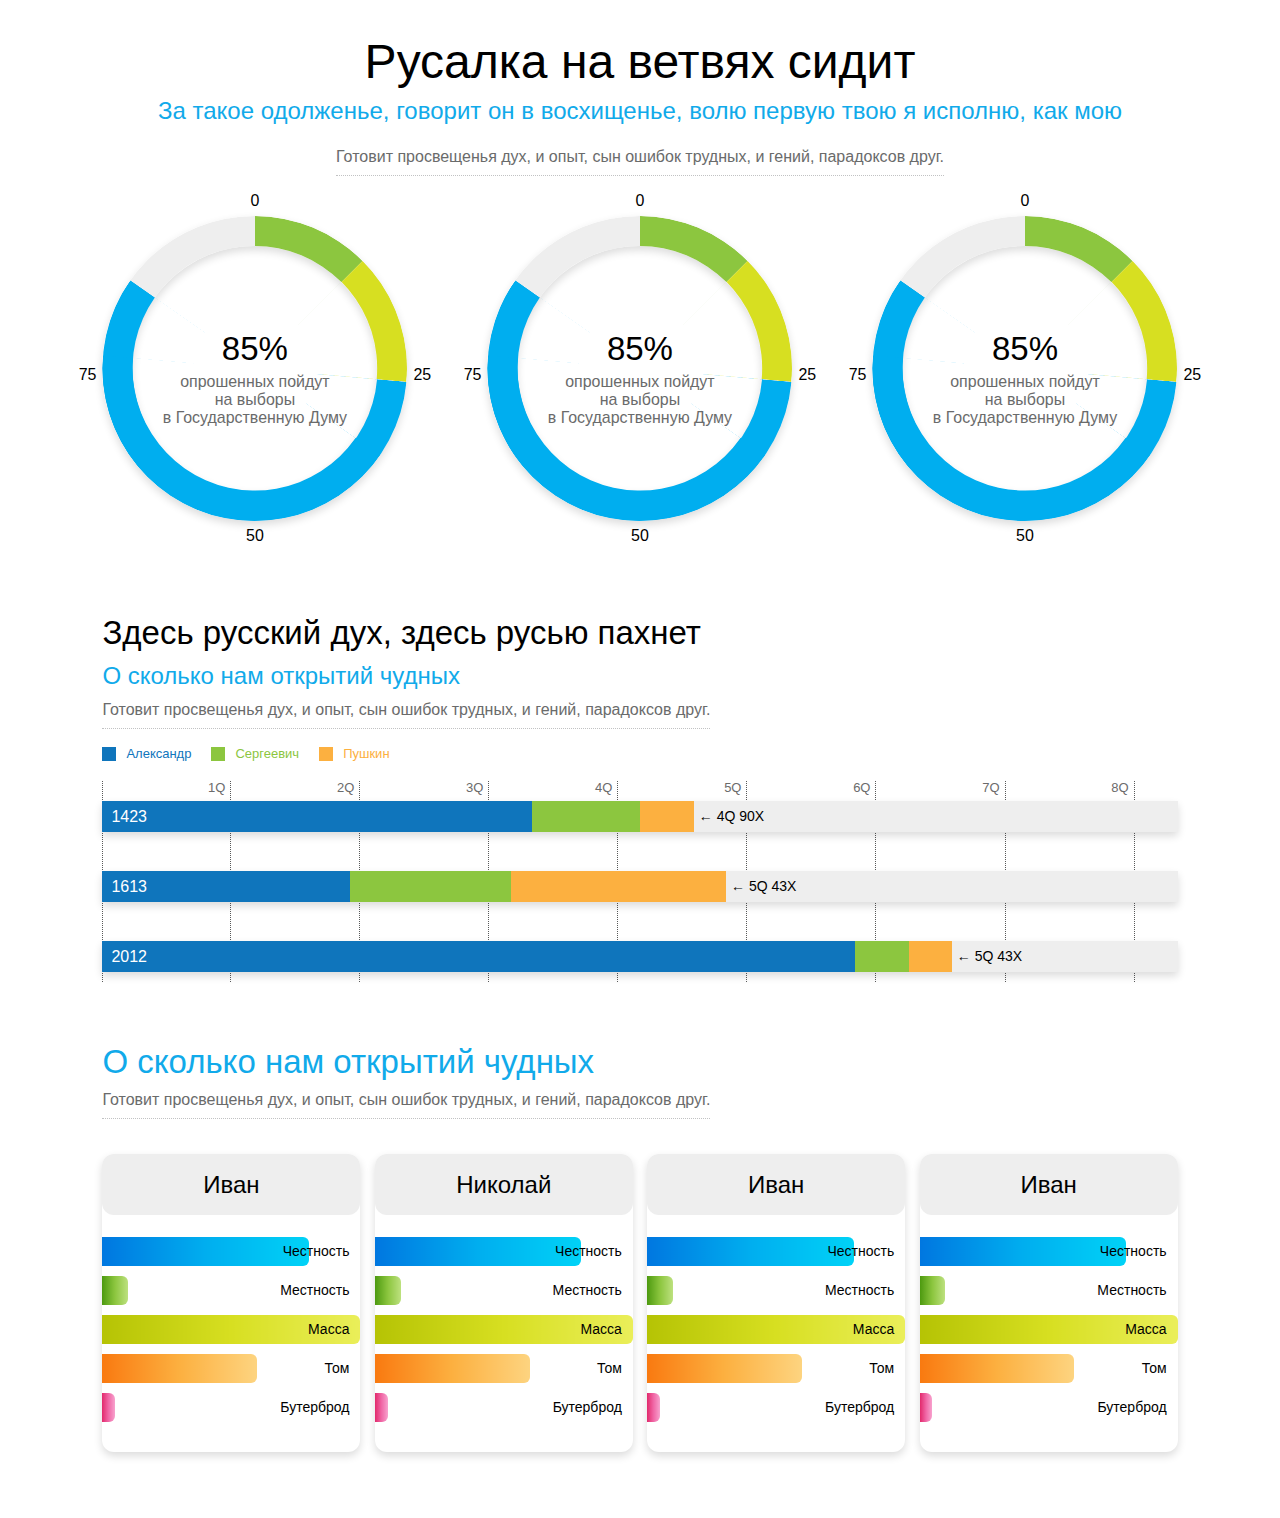
<file: index.html>
<!doctype html>
<html>
<head>

    <meta charset="utf-8">
    <title>Инфографика</title>

    <meta name="viewport" content="width=device-width, initial-scale=1.0, maximum-scale=1, user-scalable=0">

    <link rel="stylesheet" href="css/main.css">

</head>
<body class="b-body">

    <header class="b-header">
        <h1>Русалка на ветвях сидит</h1>
        <h2 class="g-heading-link"><a href="#">За такое одолженье, говорит он в восхищенье, волю первую твою я исполню, как мою</a></h2>
    </header>

    <section class="b-pies">

        <h1 class="g-heading-dotted"><i>Готовит просвещенья дух, и опыт, сын ошибок трудных, и гений, парадоксов друг.</i></h1>

        <div class="b-pies__pie">

            <div class="b-pie">
                <div class="b-pie__marks">
                    <div class="b-pie__mark m-type_0">0</div>
                    <div class="b-pie__mark m-type_25">25</div>
                    <div class="b-pie__mark m-type_50">50</div>
                    <div class="b-pie__mark m-type_75">75</div>
                </div>
                <div class="b-pie__slices">
                    <div class="b-pie__slice" style="-webkit-transform: rotate(0deg); transform: rotate(0deg);">
                        <div class="b-pie__slice-item" style="-webkit-transform: rotate(45deg); transform: rotate(45deg);"></div>
                    </div>
                    <div class="b-pie__slice" style="-webkit-transform: rotate(45deg); transform: rotate(45deg);">
                        <div class="b-pie__slice-item" style="-webkit-transform: rotate(50deg); transform: rotate(50deg);"></div>
                    </div>
                    <div class="b-pie__slice m-type_big" style="-webkit-transform: rotate(95deg); transform: rotate(95deg);">
                        <div class="b-pie__slice-item" style="-webkit-transform: rotate(210deg); transform: rotate(210deg);"></div>
                    </div>
                </div>
                <div class="b-pie__caption">
                    <div class="b-pie__caption-value">85%</div>
                    <div class="b-pie__caption-text">опрошенных пойдут на&nbsp;выборы в&nbsp;Государственную Думу</div>
                </div>
            </div>

        </div>

        <div class="b-pies__pie">

            <div class="b-pie">
                <div class="b-pie__marks">
                    <div class="b-pie__mark m-type_0">0</div>
                    <div class="b-pie__mark m-type_25">25</div>
                    <div class="b-pie__mark m-type_50">50</div>
                    <div class="b-pie__mark m-type_75">75</div>
                </div>
                <div class="b-pie__slices">
                    <div class="b-pie__slice" style="-webkit-transform: rotate(0deg); transform: rotate(0deg);">
                        <div class="b-pie__slice-item" style="-webkit-transform: rotate(45deg); transform: rotate(45deg);"></div>
                    </div>
                    <div class="b-pie__slice" style="-webkit-transform: rotate(45deg); transform: rotate(45deg);">
                        <div class="b-pie__slice-item" style="-webkit-transform: rotate(50deg); transform: rotate(50deg);"></div>
                    </div>
                    <div class="b-pie__slice m-type_big" style="-webkit-transform: rotate(95deg); transform: rotate(95deg);">
                        <div class="b-pie__slice-item" style="-webkit-transform: rotate(210deg); transform: rotate(210deg);"></div>
                    </div>
                </div>
                <div class="b-pie__caption">
                    <div class="b-pie__caption-value">85%</div>
                    <div class="b-pie__caption-text">опрошенных пойдут на&nbsp;выборы в&nbsp;Государственную Думу</div>
                </div>
            </div>

        </div>

        <div class="b-pies__pie">

            <div class="b-pie">
                <div class="b-pie__marks">
                    <div class="b-pie__mark m-type_0">0</div>
                    <div class="b-pie__mark m-type_25">25</div>
                    <div class="b-pie__mark m-type_50">50</div>
                    <div class="b-pie__mark m-type_75">75</div>
                </div>
                <div class="b-pie__slices">
                    <div class="b-pie__slice" style="-webkit-transform: rotate(0deg); transform: rotate(0deg);">
                        <div class="b-pie__slice-item" style="-webkit-transform: rotate(45deg); transform: rotate(45deg);"></div>
                    </div>
                    <div class="b-pie__slice" style="-webkit-transform: rotate(45deg); transform: rotate(45deg);">
                        <div class="b-pie__slice-item" style="-webkit-transform: rotate(50deg); transform: rotate(50deg);"></div>
                    </div>
                    <div class="b-pie__slice m-type_big" style="-webkit-transform: rotate(95deg); transform: rotate(95deg);">
                        <div class="b-pie__slice-item" style="-webkit-transform: rotate(210deg); transform: rotate(210deg);"></div>
                    </div>
                </div>
                <div class="b-pie__caption">
                    <div class="b-pie__caption-value">85%</div>
                    <div class="b-pie__caption-text">опрошенных пойдут на&nbsp;выборы в&nbsp;Государственную Думу</div>
                </div>
            </div>

        </div>

    </section>


    <section class="b-timeline-charts">

        <h1>Здесь русский дух, здесь русью пахнет</h1>
        <h2 class="g-heading-link"><a href="#">О сколько нам открытий чудных</a></h2>
        <h3 class="g-heading-dotted"><i>Готовит просвещенья дух, и опыт, сын ошибок трудных, и гений, парадоксов друг.</i></h3>

        <div class="b-timelines">

            <div class="b-timelines__legend">
                <div class="b-timelines__legend-item"><span class="b-timelines__legend-item-color"></span> Александр</div>
                <div class="b-timelines__legend-item"><span class="b-timelines__legend-item-color"></span> Сергеевич</div>
                <div class="b-timelines__legend-item"><span class="b-timelines__legend-item-color"></span> Пушкин</div>
            </div>

            <div class="b-timelines__list">
                <div class="b-timelines__marks">
                    <div class="b-timelines__mark">1Q</div>
                    <div class="b-timelines__mark">2Q</div>
                    <div class="b-timelines__mark">3Q</div>
                    <div class="b-timelines__mark">4Q</div>
                    <div class="b-timelines__mark">5Q</div>
                    <div class="b-timelines__mark">6Q</div>
                    <div class="b-timelines__mark">7Q</div>
                    <div class="b-timelines__mark">8Q</div>
                </div>
                <div class="b-timelines__timeline">
                    <span class="b-timelines__timeline-caption">1423</span>

                    <div class="b-timelines__timeline-section" style="width: 40%;"></div>
                    <div class="b-timelines__timeline-section" style="width: 10%;"></div>
                    <div class="b-timelines__timeline-section" style="width: 5%;"></div>

                    <div class="b-timelines__timeline-value">4Q 90X</div>
                </div>
                <div class="b-timelines__timeline">
                    <span class="b-timelines__timeline-caption">1613</span>

                    <div class="b-timelines__timeline-section" style="width: 23%;"></div>
                    <div class="b-timelines__timeline-section" style="width: 15%;"></div>
                    <div class="b-timelines__timeline-section" style="width: 20%;"></div>

                    <div class="b-timelines__timeline-value">5Q 43X</div>
                </div>
                <div class="b-timelines__timeline">
                    <span class="b-timelines__timeline-caption">2012</span>

                    <div class="b-timelines__timeline-section" style="width: 70%;"></div>
                    <div class="b-timelines__timeline-section" style="width: 5%;"></div>
                    <div class="b-timelines__timeline-section" style="width: 4%;"></div>

                    <div class="b-timelines__timeline-value">5Q 43X</div>
                </div>
            </div>

        </div>

    </section>


    <section class="b-bar-charts">

        <h1 class="g-heading-link"><a href="#">О сколько нам открытий чудных</a></h1>
        <h3 class="g-heading-dotted"><i>Готовит просвещенья дух, и опыт, сын ошибок трудных, и гений, парадоксов друг.</i></h3>

        <div class="b-bar-charts__list">

            <article class="b-bar-chart">
                <h1>Иван</h1>
                <div class="b-bar-chart__bars">
                    <div class="b-bar-chart__bar">
                        <div class="b-bar-chart__bar-bar" style="width: 80%;"></div>
                        <div class="b-bar-chart__bar-caption">Честность</div>
                    </div>
                    <div class="b-bar-chart__bar">
                        <div class="b-bar-chart__bar-bar" style="width: 10%;"></div>
                        <div class="b-bar-chart__bar-caption">Местность</div>
                    </div>
                    <div class="b-bar-chart__bar">
                        <div class="b-bar-chart__bar-bar" style="width: 100%;"></div>
                        <div class="b-bar-chart__bar-caption">Масса</div>
                    </div>
                    <div class="b-bar-chart__bar">
                        <div class="b-bar-chart__bar-bar" style="width: 60%;"></div>
                        <div class="b-bar-chart__bar-caption">Том</div>
                    </div>
                    <div class="b-bar-chart__bar">
                        <div class="b-bar-chart__bar-bar" style="width: 5%;"></div>
                        <div class="b-bar-chart__bar-caption">Бутерброд</div>
                    </div>
                </div>
            </article>

            <article class="b-bar-chart">
                <h1>Николай</h1>
                <div class="b-bar-chart__bars">
                    <div class="b-bar-chart__bar">
                        <div class="b-bar-chart__bar-bar" style="width: 80%;"></div>
                        <div class="b-bar-chart__bar-caption">Честность</div>
                    </div>
                    <div class="b-bar-chart__bar">
                        <div class="b-bar-chart__bar-bar" style="width: 10%;"></div>
                        <div class="b-bar-chart__bar-caption">Местность</div>
                    </div>
                    <div class="b-bar-chart__bar">
                        <div class="b-bar-chart__bar-bar" style="width: 100%;"></div>
                        <div class="b-bar-chart__bar-caption">Масса</div>
                    </div>
                    <div class="b-bar-chart__bar">
                        <div class="b-bar-chart__bar-bar" style="width: 60%;"></div>
                        <div class="b-bar-chart__bar-caption">Том</div>
                    </div>
                    <div class="b-bar-chart__bar">
                        <div class="b-bar-chart__bar-bar" style="width: 5%;"></div>
                        <div class="b-bar-chart__bar-caption">Бутерброд</div>
                    </div>
                </div>
            </article>

            <article class="b-bar-chart">
                <h1>Иван</h1>
                <div class="b-bar-chart__bars">
                    <div class="b-bar-chart__bar">
                        <div class="b-bar-chart__bar-bar" style="width: 80%;"></div>
                        <div class="b-bar-chart__bar-caption">Честность</div>
                    </div>
                    <div class="b-bar-chart__bar">
                        <div class="b-bar-chart__bar-bar" style="width: 10%;"></div>
                        <div class="b-bar-chart__bar-caption">Местность</div>
                    </div>
                    <div class="b-bar-chart__bar">
                        <div class="b-bar-chart__bar-bar" style="width: 100%;"></div>
                        <div class="b-bar-chart__bar-caption">Масса</div>
                    </div>
                    <div class="b-bar-chart__bar">
                        <div class="b-bar-chart__bar-bar" style="width: 60%;"></div>
                        <div class="b-bar-chart__bar-caption">Том</div>
                    </div>
                    <div class="b-bar-chart__bar">
                        <div class="b-bar-chart__bar-bar" style="width: 5%;"></div>
                        <div class="b-bar-chart__bar-caption">Бутерброд</div>
                    </div>
                </div>
            </article>

            <article class="b-bar-chart">
                <h1>Иван</h1>
                <div class="b-bar-chart__bars">
                    <div class="b-bar-chart__bar">
                        <div class="b-bar-chart__bar-bar" style="width: 80%;"></div>
                        <div class="b-bar-chart__bar-caption">Честность</div>
                    </div>
                    <div class="b-bar-chart__bar">
                        <div class="b-bar-chart__bar-bar" style="width: 10%;"></div>
                        <div class="b-bar-chart__bar-caption">Местность</div>
                    </div>
                    <div class="b-bar-chart__bar">
                        <div class="b-bar-chart__bar-bar" style="width: 100%;"></div>
                        <div class="b-bar-chart__bar-caption">Масса</div>
                    </div>
                    <div class="b-bar-chart__bar">
                        <div class="b-bar-chart__bar-bar" style="width: 60%;"></div>
                        <div class="b-bar-chart__bar-caption">Том</div>
                    </div>
                    <div class="b-bar-chart__bar">
                        <div class="b-bar-chart__bar-bar" style="width: 5%;"></div>
                        <div class="b-bar-chart__bar-caption">Бутерброд</div>
                    </div>
                </div>
            </article>

        </div>

    </section>

</body>
</html>
</file>
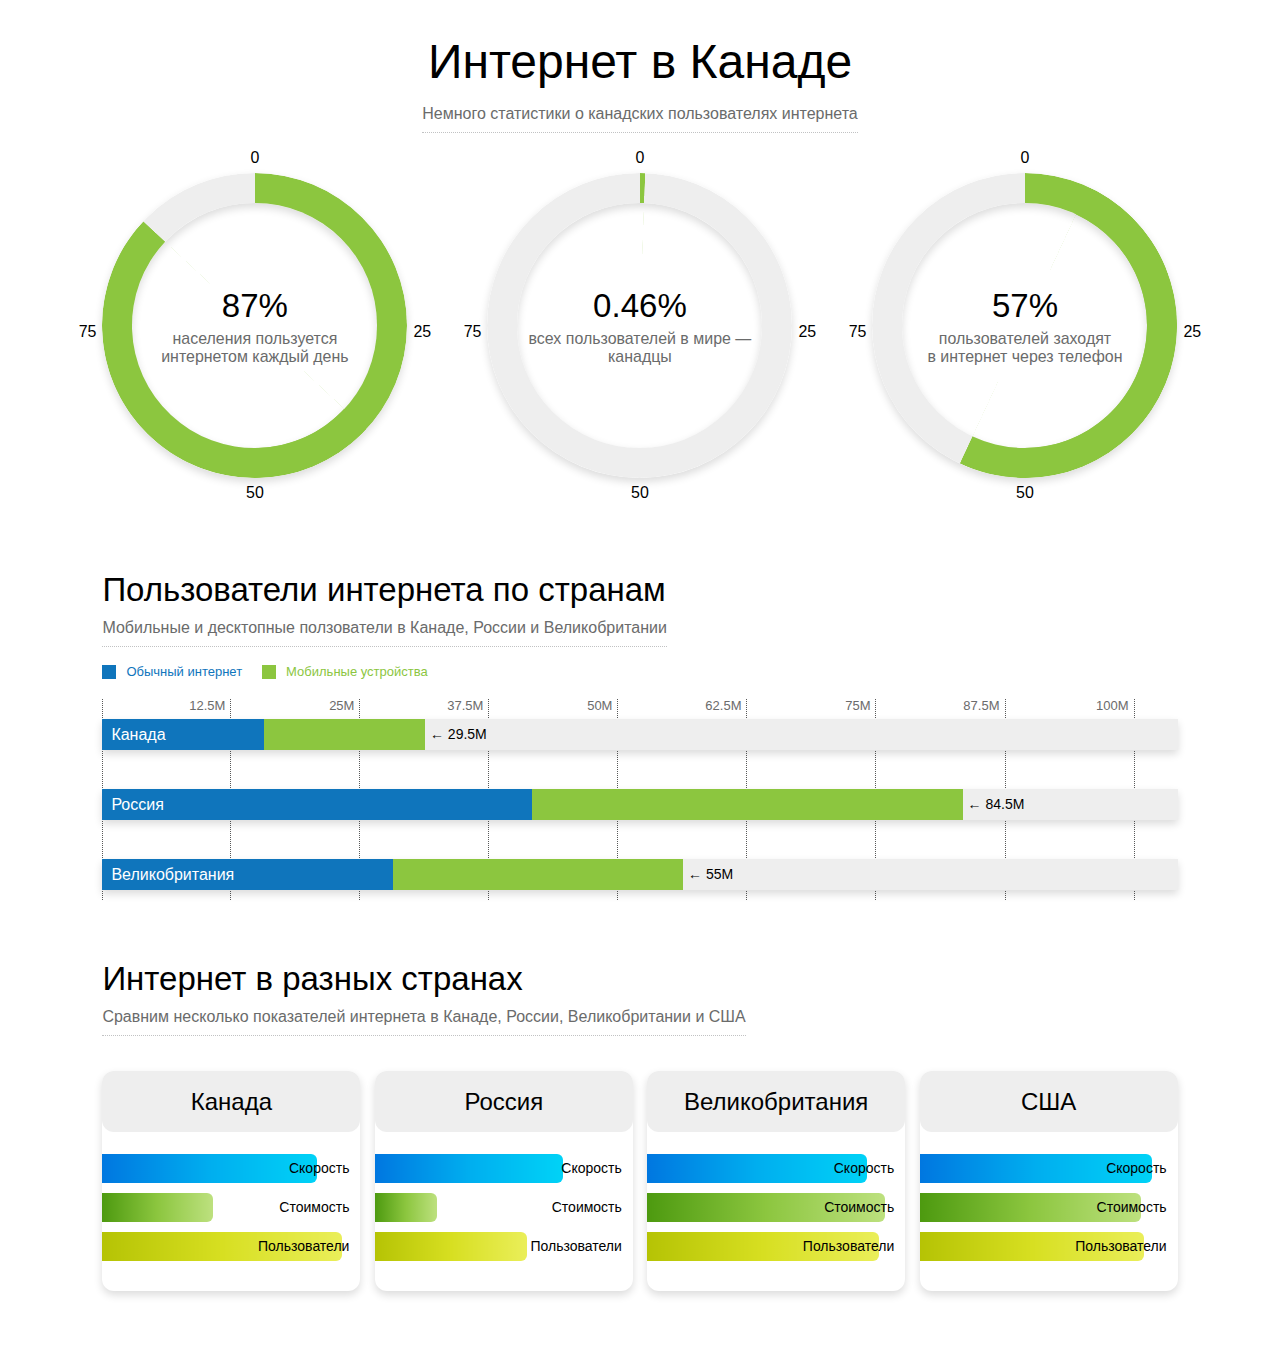
<file: example.html>
<!doctype html>
<html>
<head>

    <meta charset="utf-8">
    <title>Инфографика</title>

    <meta name="viewport" content="width=device-width, initial-scale=1.0, maximum-scale=1, user-scalable=0">

    <link rel="stylesheet" href="css/main.css">

</head>
<body class="b-body">

<header class="b-header">
    <h1>Интернет в Канаде</h1>
</header>

<section class="b-pies">

    <h1 class="g-heading-dotted"><i>Немного статистики о канадских пользователях интернета</i></h1>

    <div class="b-pies__pie">

        <div class="b-pie">
            <div class="b-pie__marks">
                <div class="b-pie__mark m-type_0">0</div>
                <div class="b-pie__mark m-type_25">25</div>
                <div class="b-pie__mark m-type_50">50</div>
                <div class="b-pie__mark m-type_75">75</div>
            </div>
            <div class="b-pie__slices">
                <div class="b-pie__slice m-type_big" style="-webkit-transform: rotate(0deg); transform: rotate(0deg);">
                    <div class="b-pie__slice-item" style="-webkit-transform: rotate(313deg); transform: rotate(313deg);"></div>
                </div>
            </div>
            <div class="b-pie__caption">
                <div class="b-pie__caption-value">87%</div>
                <div class="b-pie__caption-text">населения пользуется интернетом каждый день</div>
            </div>
        </div>

    </div>

    <div class="b-pies__pie">

        <div class="b-pie">
            <div class="b-pie__marks">
                <div class="b-pie__mark m-type_0">0</div>
                <div class="b-pie__mark m-type_25">25</div>
                <div class="b-pie__mark m-type_50">50</div>
                <div class="b-pie__mark m-type_75">75</div>
            </div>
            <div class="b-pie__slices">
                <div class="b-pie__slice" style="-webkit-transform: rotate(0deg); transform: rotate(0deg);">
                    <div class="b-pie__slice-item" style="-webkit-transform: rotate(2deg); transform: rotate(2deg);"></div>
                </div>
            </div>
            <div class="b-pie__caption">
                <div class="b-pie__caption-value">0.46%</div>
                <div class="b-pie__caption-text">всех пользователей в&nbsp;мире&nbsp;— канадцы</div>
            </div>
        </div>

    </div>

    <div class="b-pies__pie">

        <div class="b-pie">
            <div class="b-pie__marks">
                <div class="b-pie__mark m-type_0">0</div>
                <div class="b-pie__mark m-type_25">25</div>
                <div class="b-pie__mark m-type_50">50</div>
                <div class="b-pie__mark m-type_75">75</div>
            </div>
            <div class="b-pie__slices">
                <div class="b-pie__slice m-type_big" style="-webkit-transform: rotate(0deg); transform: rotate(0deg);">
                    <div class="b-pie__slice-item" style="-webkit-transform: rotate(205deg); transform: rotate(205deg);"></div>
                </div>
            </div>
            <div class="b-pie__caption">
                <div class="b-pie__caption-value">57%</div>
                <div class="b-pie__caption-text">пользователей заходят в&nbsp;интернет через телефон</div>
            </div>
        </div>

    </div>

</section>


<section class="b-timeline-charts">

    <h1>Пользователи интернета по странам</h1>
    <h3 class="g-heading-dotted"><i>Мобильные и десктопные ползователи в Канаде, России и Великобритании</i></h3>

    <div class="b-timelines">

        <div class="b-timelines__legend">
            <div class="b-timelines__legend-item"><span class="b-timelines__legend-item-color"></span> Обычный интернет</div>
            <div class="b-timelines__legend-item"><span class="b-timelines__legend-item-color"></span> Мобильные устройства</div>
        </div>

        <div class="b-timelines__list">
            <div class="b-timelines__marks">
                <div class="b-timelines__mark">12.5M</div>
                <div class="b-timelines__mark">25M</div>
                <div class="b-timelines__mark">37.5M</div>
                <div class="b-timelines__mark">50M</div>
                <div class="b-timelines__mark">62.5M</div>
                <div class="b-timelines__mark">75M</div>
                <div class="b-timelines__mark">87.5M</div>
                <div class="b-timelines__mark">100M</div>
            </div>
            <div class="b-timelines__timeline">
                <span class="b-timelines__timeline-caption">Канада</span>

                <div class="b-timelines__timeline-section" style="width: 15%;"></div>
                <div class="b-timelines__timeline-section" style="width: 15%;"></div>

                <div class="b-timelines__timeline-value">29.5М</div>
            </div>
            <div class="b-timelines__timeline">
                <span class="b-timelines__timeline-caption">Россия</span>

                <div class="b-timelines__timeline-section" style="width: 40%;"></div>
                <div class="b-timelines__timeline-section" style="width: 40%;"></div>

                <div class="b-timelines__timeline-value">84.5М</div>
            </div>
            <div class="b-timelines__timeline">
                <span class="b-timelines__timeline-caption">Великобритания</span>

                <div class="b-timelines__timeline-section" style="width: 27%;"></div>
                <div class="b-timelines__timeline-section" style="width: 27%;"></div>

                <div class="b-timelines__timeline-value">55М</div>
            </div>
        </div>

    </div>

</section>


<section class="b-bar-charts">

    <h1>Интернет в разных странах</h1>
    <h3 class="g-heading-dotted"><i>Сравним несколько показателей интернета в Канаде, России, Великобритании и США</i></h3>

    <div class="b-bar-charts__list">

        <article class="b-bar-chart">
            <h1>Канада</h1>
            <div class="b-bar-chart__bars">
                <div class="b-bar-chart__bar">
                    <div class="b-bar-chart__bar-bar" style="width: 83%;"></div>
                    <div class="b-bar-chart__bar-caption">Скорость</div>
                </div>
                <div class="b-bar-chart__bar">
                    <div class="b-bar-chart__bar-bar" style="width: 43%;"></div>
                    <div class="b-bar-chart__bar-caption">Стоимость</div>
                </div>
                <div class="b-bar-chart__bar">
                    <div class="b-bar-chart__bar-bar" style="width: 93%;"></div>
                    <div class="b-bar-chart__bar-caption">Пользователи</div>
                </div>
            </div>
        </article>

        <article class="b-bar-chart">
            <h1>Россия</h1>
            <div class="b-bar-chart__bars">
                <div class="b-bar-chart__bar">
                    <div class="b-bar-chart__bar-bar" style="width: 73%;"></div>
                    <div class="b-bar-chart__bar-caption">Скорость</div>
                </div>
                <div class="b-bar-chart__bar">
                    <div class="b-bar-chart__bar-bar" style="width: 24%;"></div>
                    <div class="b-bar-chart__bar-caption">Стоимость</div>
                </div>
                <div class="b-bar-chart__bar">
                    <div class="b-bar-chart__bar-bar" style="width: 59%;"></div>
                    <div class="b-bar-chart__bar-caption">Пользователи</div>
                </div>
            </div>
        </article>

        <article class="b-bar-chart">
            <h1>Великобритания</h1>
            <div class="b-bar-chart__bars">
                <div class="b-bar-chart__bar">
                    <div class="b-bar-chart__bar-bar" style="width: 85%;"></div>
                    <div class="b-bar-chart__bar-caption">Скорость</div>
                </div>
                <div class="b-bar-chart__bar">
                    <div class="b-bar-chart__bar-bar" style="width: 92%;"></div>
                    <div class="b-bar-chart__bar-caption">Стоимость</div>
                </div>
                <div class="b-bar-chart__bar">
                    <div class="b-bar-chart__bar-bar" style="width: 90%;"></div>
                    <div class="b-bar-chart__bar-caption">Пользователи</div>
                </div>
            </div>
        </article>

        <article class="b-bar-chart">
            <h1>США</h1>
            <div class="b-bar-chart__bars">
                <div class="b-bar-chart__bar">
                    <div class="b-bar-chart__bar-bar" style="width: 90%;"></div>
                    <div class="b-bar-chart__bar-caption">Скорость</div>
                </div>
                <div class="b-bar-chart__bar">
                    <div class="b-bar-chart__bar-bar" style="width: 86%;"></div>
                    <div class="b-bar-chart__bar-caption">Стоимость</div>
                </div>
                <div class="b-bar-chart__bar">
                    <div class="b-bar-chart__bar-bar" style="width: 87%;"></div>
                    <div class="b-bar-chart__bar-caption">Пользователи</div>
                </div>
            </div>
        </article>

    </div>

</section>

</body>
</html>
</file>
<file: css/main.css>
@import "./globals.css";

@import "./blocks/body.css";
@import "./blocks/header.css";
@import "./blocks/pies.css";
@import "./blocks/pie.css";
@import "./blocks/timeline-charts.css";
@import "./blocks/timelines.css";
@import "./blocks/bar-charts.css";
@import "./blocks/bar-chart.css";
</file>
